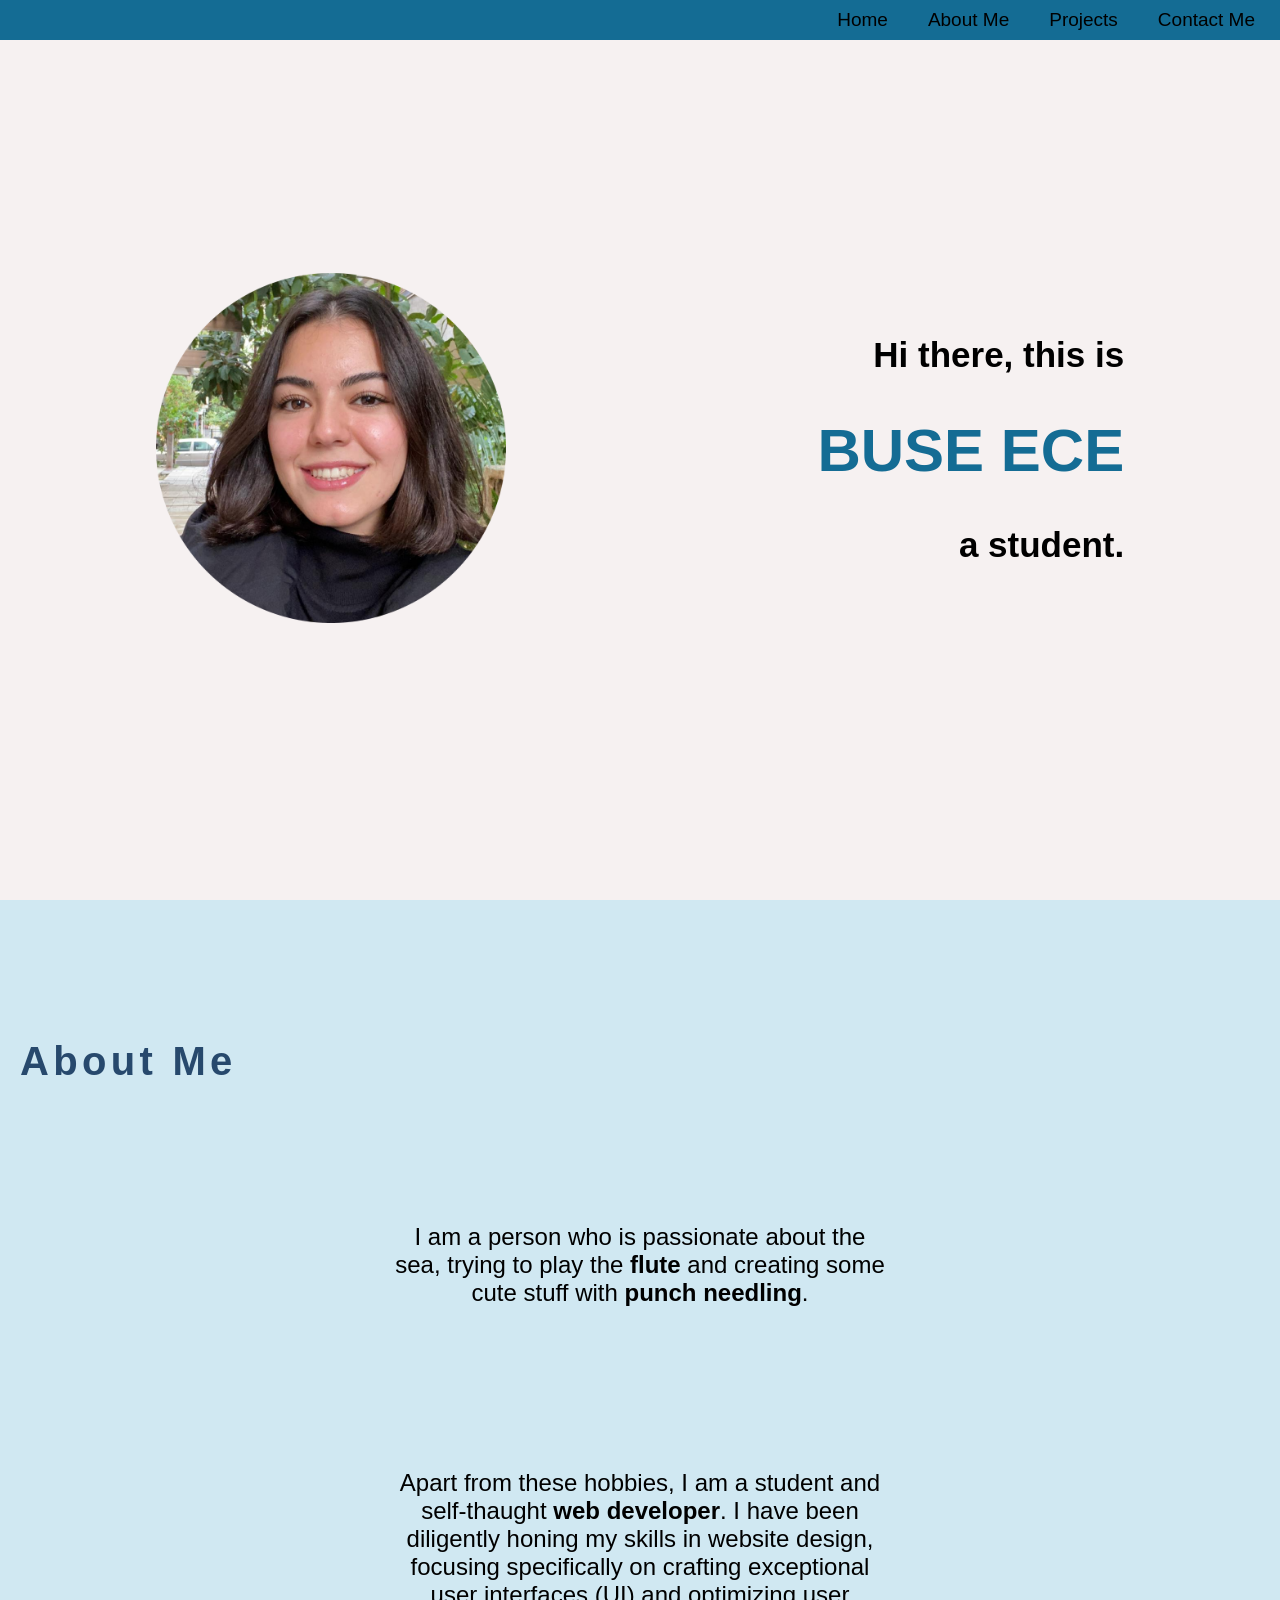
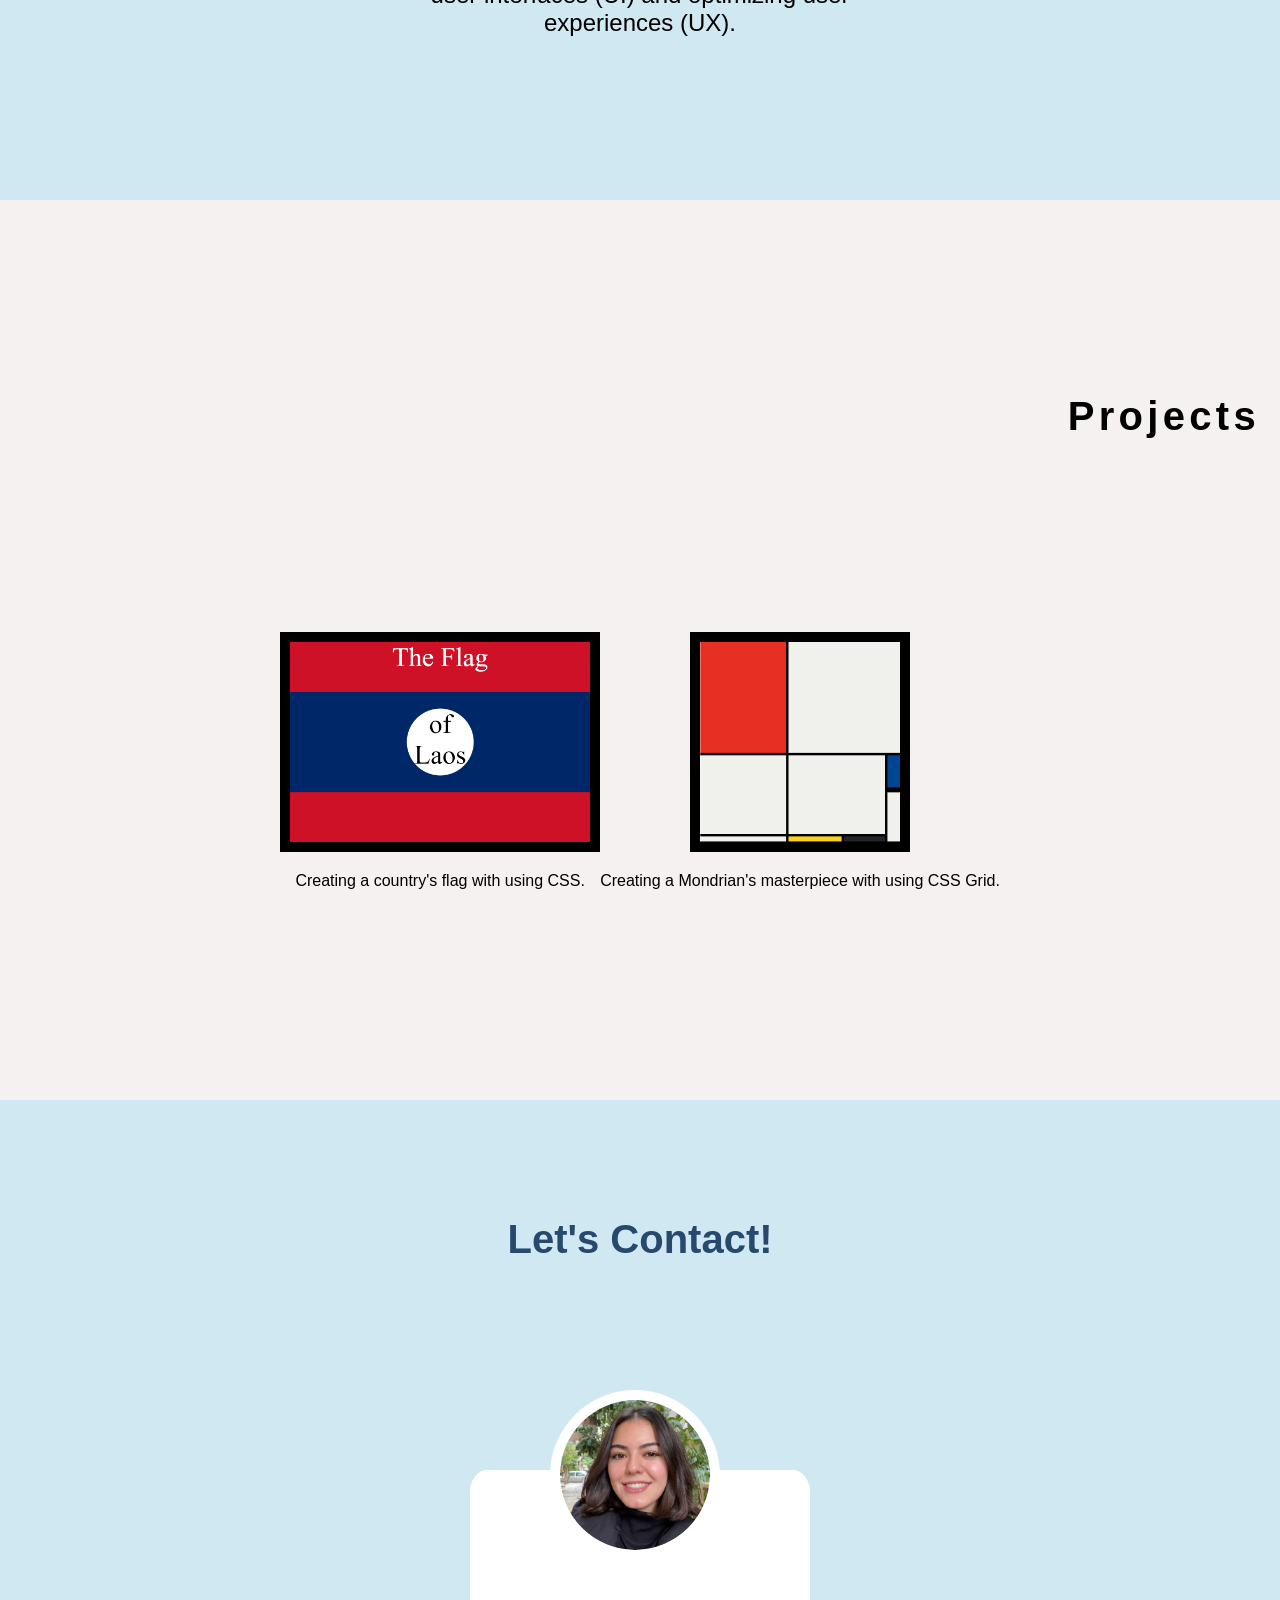
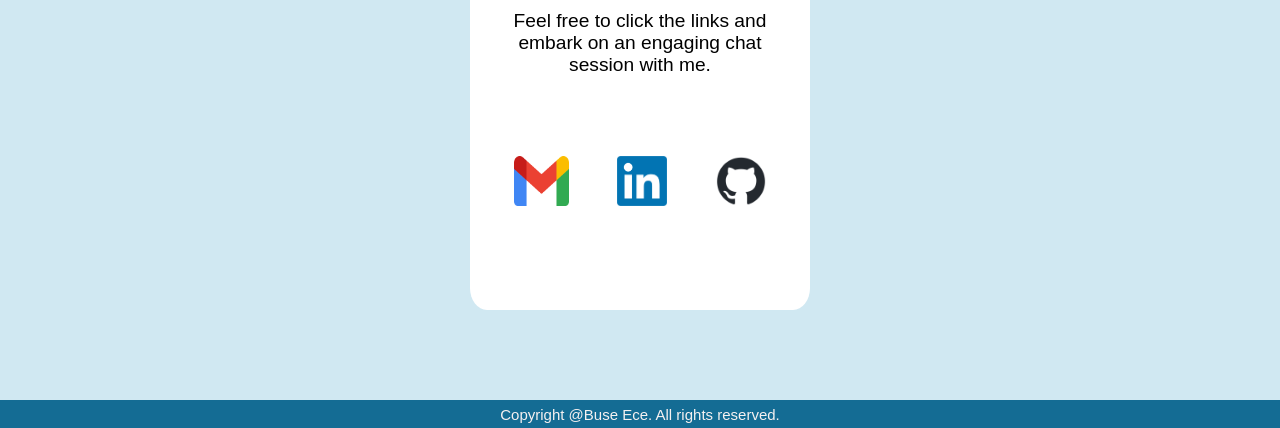
<file: index.html>
<!DOCTYPE html>
<html>
    <head>
        <title>Buse Ece</title>
        <meta charset="utf-8">
        <link rel="stylesheet" href="./css/style.css">
        <link rel="icon" href="favicon.ico">
        <link rel="preconnect" href="https://fonts.google.com/">
        <link rel="preconnect" href="https://fonts.googleapis.com">
        <link rel="preconnect" href="https://fonts.gstatic.com" crossorigin>
    </head>

    <body>
        <div class="main-container">
            <div class="header">
                <div><a href="#home-container">Home</a> </div>
                <div><a href="#about-me-container">About Me</a> </div>
                <div><a href="#projects-container">Projects</a></div>
                <div class="contact"><a href="#contact-me-container">Contact Me</a></div>
            </div>

            <div class="home-container" id="home-container">
                <div>
                    <img class="BuseImg" src="images/buse.png" alt="Buse Ece">
                </div>
                <div>
                    <h2 class="introduction">Hi there, this is</h2>
                    <h1 class="name">BUSE ECE</h1>
                    <h2 class="introduction">a student.</h2>
                </div>
            </div>    

            <div class="about-me-container" id="about-me-container">
                <h1 class="about-me">About Me</h1>
                <p class="about-me-p">I am a person who is passionate about the sea, trying to play the <span>flute</span>
                    and creating some cute stuff with <span>punch needling</span>. 
                </p>
                <p class="about-me-p">Apart from these hobbies, I am a student and self-thaught <span>web developer</span>.
                    I have been diligently honing my skills in website design, focusing 
                    specifically on crafting exceptional user interfaces (UI) and optimizing 
                    user experiences (UX).
                </p>
            </div>   
            
            <div class="projects-container" id="projects-container">
                <h1 class="projects-title">Projects</h1>
                <div class="projects">
                    <div class="flag-project">
                       <a href="../7.3+Flag+Project/7.3 CSS Flag Project/index.html"><img src="images/flag.png" alt="flag-project" class="flag"></a>
                       <p>Creating a country's flag with using CSS.</p>
                    </div>
                    <div class="mondrian-project">
                        <a href="../10.3+Mondrian+Project/10.3 Mondrian Project/index.html"><img src="images/mondrian.png" alt="mondrian" class="mondrian"></a>
                        <p>Creating a Mondrian's masterpiece with using CSS Grid.</p>
                    </div>
                 </div>
            </div>

            <div class="contact-me-container" id="contact-me-container">
                <h1 class="lets-contact">Let's Contact!</h1>
                <div class="contact-p">
                    <img class="buse-img-contact" src="images/buse.png" alt="">
                    <div>
                        <p class="contact-me-p">Feel free to click the links and embark on an engaging chat session with me.</p>
                    </div>
                    <div class="contact-links">
                        <a href="mailto:busecee0@gmail.com"><img class="gmail contact-l" src="images/gmail.png" alt="gmail"></a>
                        <a href="https://www.linkedin.com/in/buse-ece-437a23260/"><img class="linkedin contact-l" src="images/linkedin.png" alt="linkedin"></a>
                        <a href="https://github.com/buseecee"><img class="github contact-l" src="images/github.png" alt="github"></a>
                    </div>
                </div>
            </div>
             

            <footer>
                Copyright @Buse Ece. All rights reserved.
             </footer>

        </div>

        
    </body>

    

</html>
</file>
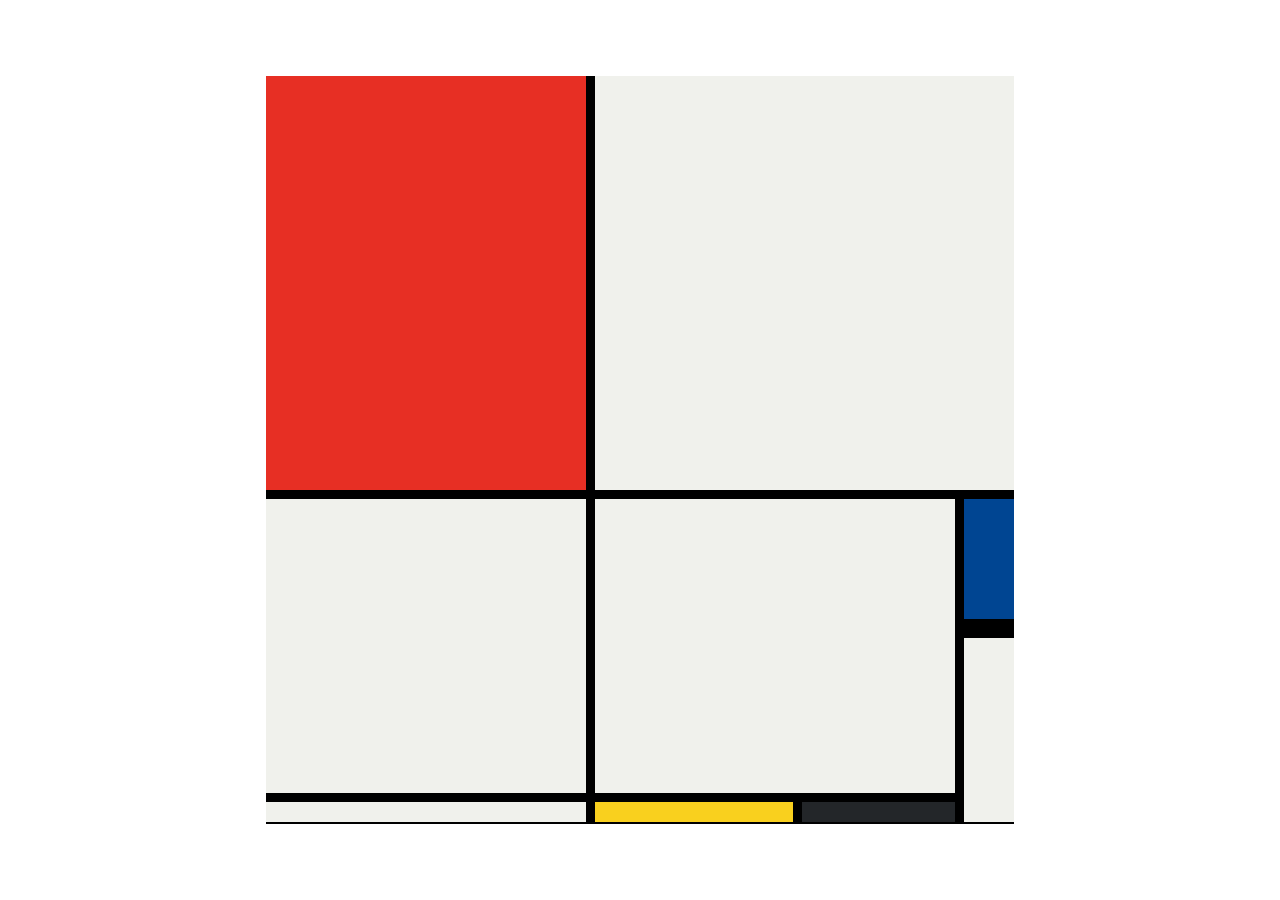
<file: 10.3+Mondrian+Project/10.3 Mondrian Project/index.html>
<!DOCTYPE html>
<html lang="en">

<head>
  <meta charset="UTF-8">
  <meta name="viewport" content="width=device-width, initial-scale=1.0">
  <title>Mondrian Project</title>
  <style>
    /* 
    Write your CSS here 
    Gap Colour: #000
    White: #F0F1EC
    Red: #E72F24
    Black: #232629
    Blue: #004592
    Yellow: #F9D01E

    For dimensions, see dimensions.png image.
    HINT: Remember you can't change the properties of grid lines.
    But grid lines are transparent!
    */

    body {
      display: flex;
      justify-content: center;
      align-items: center;
      height: 100vh;
      margin: 0;
      padding: 0;
    }

    .container{  
      display: grid;
      height: 100vh;
      height: 748px;
      width: 748px;
      background-color: black;
      grid-template-columns: 320px 198px 153px 50px;
      grid-template-rows: 414px 130px 155px 20px;
      gap: 9px;
      
    }

    .red{
      background-color: #E72F24;
    }

    .blue{
      background-color: #004592;
      grid-column-start: 4;
      grid-row-start: 2;
      border-bottom: 10px solid black;
    }

    .yellow{
      background-color: #F9D01E;
    }

    .black{
      background-color: #232629;
    }

    .beige-1{
      background-color: #F0F1EC;
      grid-column: span 3;
    }

    .beige-2{
      background-color: #F0F1EC;
      grid-row: span 2;
    }

    .beige-3{
      background-color: #F0F1EC;
      grid-column: span 2;
      grid-row: span 2;
    }

    .beige-4{
      background-color: #F0F1EC;
      grid-row: span 2;
    }

    .beige-5{
      background-color: #F0F1EC;
    }

    



  </style>
</head>

<body>
  <!-- Write your HTML here -->
  <div class="container">
    <div class="red"></div>
    <div class="beige-1"></div>
    <div class="beige-2"></div>
    <div class="beige-3"></div>
    <div class="beige-4"></div>
    <div class="beige-5"></div>
    <div class="yellow"></div>
    <div class="blue"></div>
    <div class="black"></div>
  </div>
</body>

</html>
</file>
<file: css/style.css>
body{
    margin:0;
}

/*MAIN CONTAINER START*/
.main-container{
    display: grid;
    height: 100vh;
    width: 100%;
    font-family: 'Montserrat', sans-serif;
}
/*MAIN CONTAINER END*/

/*HEADER CONTAINER START*/
.header{
    background-color: #146C94;
    width: 100%;
    height: 40px;
    display: flex;
    justify-content: flex-end;
    align-items: center;
    gap: 40px;
    font-size: 19px;
    position: fixed;
    top: 0;
}

.contact{
    padding-right: 25px;
}
/*HEADER CONTAINER END*/

/*HOME CONTAINER START*/
.home-container{
    background-color: #F6F1F1;
    display:flex;
    justify-content: space-around;
    align-items: center;
    height: 100vh;
    width: 100%;
}

.BuseImg{
    width: 350px;
}

.name{
    color: #146C94;
    font-size: 60px;
    text-align: right;
}

.introduction{
    color: #000000;
    font-size: 35px;
    text-align: right;
}
/*HOME CONTAINER END*/

/*ABOUT ME CONTAINER START*/
.about-me-container{
    background-color: #D0E8F2;
    color: #F6F1F1;
    display: flex;
    flex-direction: column;
    justify-content: space-evenly;
    align-items: center;
    height: 100vh;
}

.about-me{
    font-family: 'Lato', sans-serif;
    color: #27496D;
    align-self: flex-start;
    font-size: 2.5rem;
    letter-spacing: 4.3px;
    padding-left: 20px;
    margin-top: 0;
    margin-bottom: 0;
}

.about-me-p{
    color: #000000;
    width: 500px;
    font-size: 1.5rem;
    text-align: center;
    margin-top: 0;
}
/*ABOUT ME CONTAINER END*/

/*PROJECTS CONTAINER START*/
.projects-container{
    background-color: #F6F1F1;
    height: 100vh;
    width: 100%;
    display:flex;
    flex-direction: column;
    align-items: center;
    justify-content: space-evenly;
}

.projects-title{
    font-size: 2.5rem;
    align-self: flex-end;
    letter-spacing: 4.3px;
    padding-right: 20px;
    margin-top: 0;
    margin-bottom: 0;
}

.projects{
    display: flex;
    align-items: center;
    justify-content: center;
    text-align: center;
}

.flag{
    height: 200px;
    width: 300px;
    border: 10px solid ;
}

.mondrian{
    height: 200px;
    border: 10px solid ;
}

.mondrian-project{
    display: flex;
    flex-direction: column;
    justify-content: center;
    align-items: center;
    text-align: center;
}
/*PROJECTS CONTAINER END*/

/*CONTACT ME PART START*/
.contact-me-container{
    background-color: #D0E8F2;
    color: #000000;
    display: flex;
    flex-direction: column;
    justify-content: space-around;
    align-items: center;
    height: 100vh;
    width: 100%;
}

.lets-contact{
    color: #27496D;
    font-size: 2.5rem;
}

.buse-img-contact{
    height: 150px;
    position: absolute;
    bottom: 350px;
    left: 80px;
    border: 10px solid white;
    border-radius: 50%;
}

.contact-p{
    position: relative;
    width: 300px;
    height: 400px;
    background-color: white;
    border-radius: 5%;
    text-align: center;
    padding: 20px;
}


.contact-l{
    height: 50px;
    
}

.contact-links{
    display: flex;
    justify-content: space-around;
    align-items: center;
}

.contact-me-p{
    margin: 120px 20px 80px 20px;
    font-size: 1.2rem;
}

.gmail{
    width:55px;
}
/*CONTACT ME PART END*/

footer{
    width: 100%;
    height: 28px;
    display: flex;
    justify-content: center;
    align-items: center;
    background-color: #146C94;
    color: #F6F1F1;
    font-size: 15px;
}

span{
    font-weight: bold;
}

a:hover{
    color: #F6F1F1;
    text-decoration: none;
}

a{
    text-decoration: none;
    color: #000000;
}
</file>
